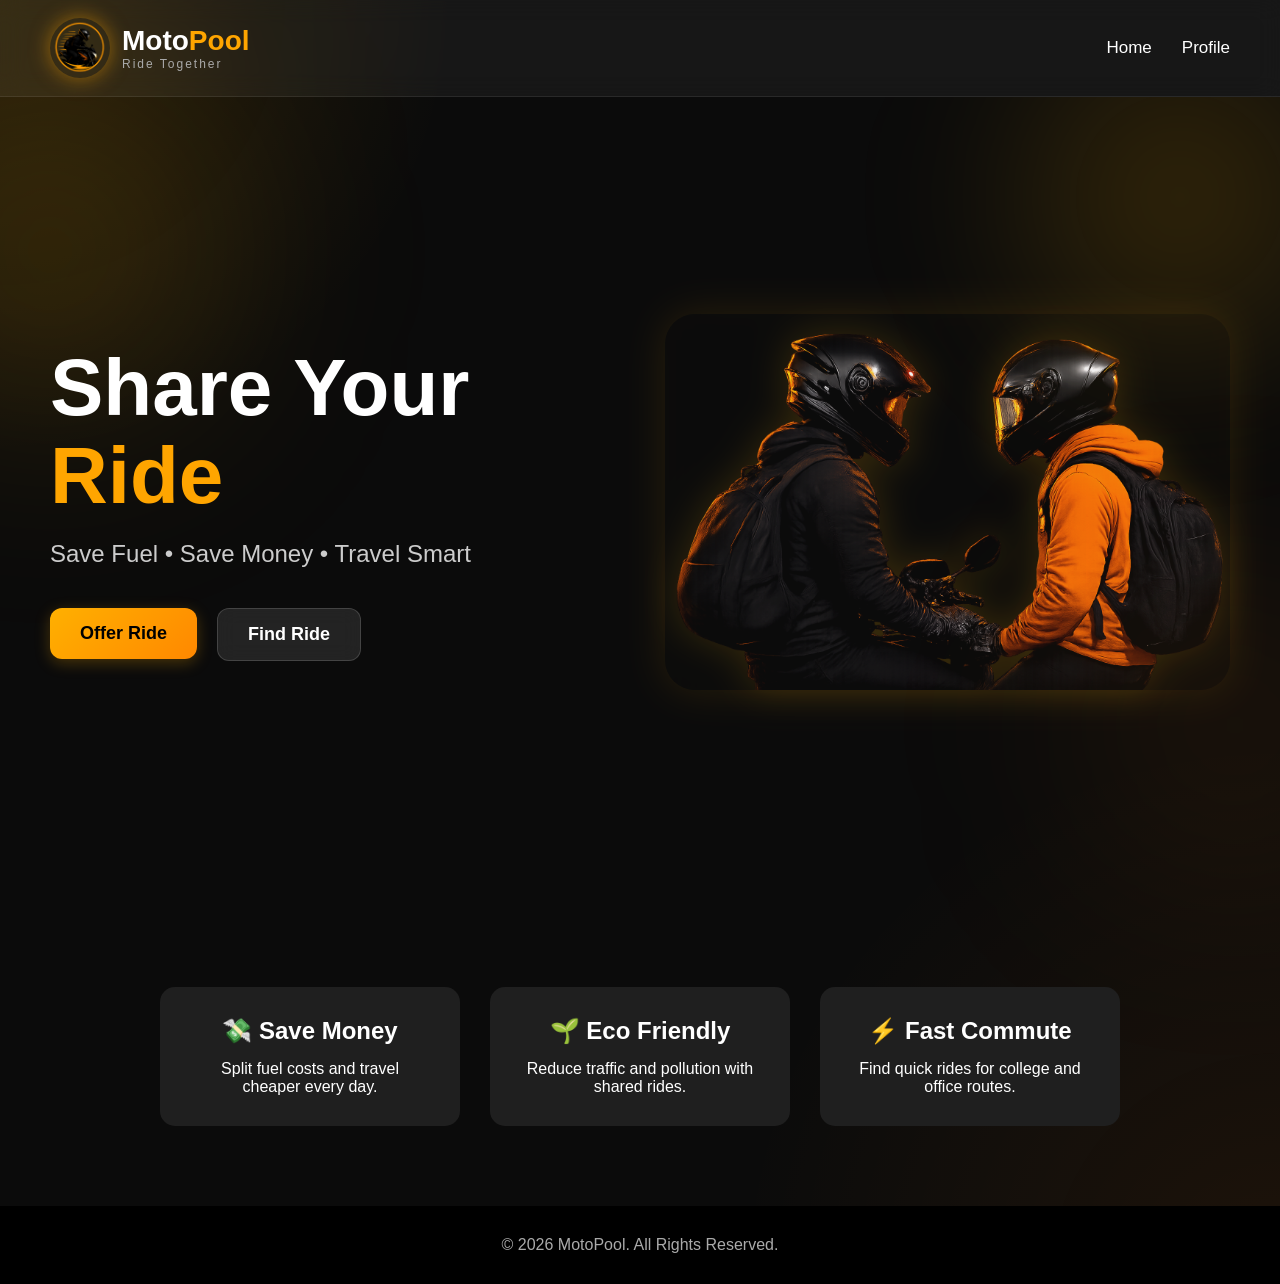
<file: index.html>
<!DOCTYPE html>
<html lang="en">

<head>
  <meta charset="UTF-8" />
  <meta name="viewport" content="width=device-width, initial-scale=1.0" />

  <title>MotoPool</title>

  <link rel="stylesheet" href="style.css" />
</head>

<body>

  <div class="blur blur1"></div>

  <div class="blur blur2"></div>

  <!-- Navbar -->
  <nav class="navbar">

    <div class="logo">
       <span class="bike-icon">

  <img src="images/logo.png" alt="MotoPool Logo">

</span>

  <div class="logo-text">

    <h2>

  <span class="white-text">Moto</span><span class="yellow-text">Pool</span>

</h2>

    <p>Ride Together</p>

  </div>
    </div>



  <ul class="nav-links">

    <li>

      <a href="index.html">Home</a>

    </li>

    <li>

      <a href="profile.html">Profile</a>

    </li>

  </ul>

  </nav>


  <!-- Hero Section -->
<section class="hero">

  <div class="hero-left">

<h1 class="hero-title">

  Share Your <span>Ride</span>

</h1>

    <p>

      Save Fuel • Save Money • Travel Smart

    </p>

    <div class="buttons">

    <a href="offer.html">

  <button class="offer-btn">

    Offer Ride

  </button>

</a>

<a href="find.html">

  <button class="find-btn">

    Find Ride

  </button>

</a>

    </div>

  </div>

  <div class="hero-right">

    <img src="images/hero.png" alt="MotoPool Riders">

  </div>

</section>


  <!-- Features Section -->
  <section class="features">

    <div class="card hidden">
      <h2>💸 Save Money</h2>
      <p>Split fuel costs and travel cheaper every day.</p>
    </div>

    <div class="card hidden">
      <h2>🌱 Eco Friendly</h2>
      <p>Reduce traffic and pollution with shared rides.</p>
    </div>

    <div class="card hidden">
      <h2>⚡ Fast Commute</h2>
      <p>Find quick rides for college and office routes.</p>
    </div>

  </section>


  <!-- Footer -->
  <footer>

    <p>© 2026 MotoPool. All Rights Reserved.</p>

  </footer>


  <script src="script.js"></script>

</body>

</html>
</file>
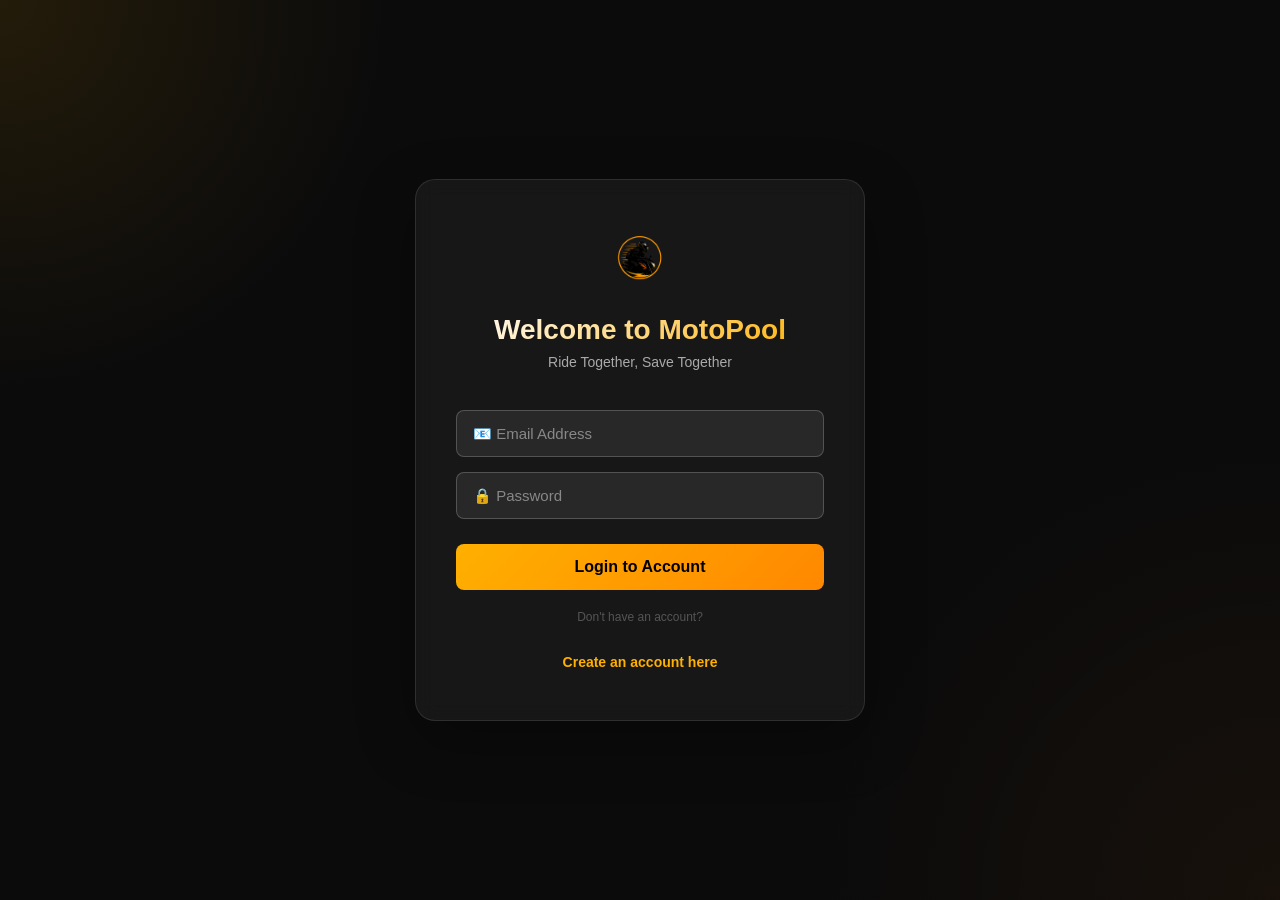
<file: find.html>
<!DOCTYPE html>

<html lang="en">

<head>

  <meta charset="UTF-8">

  <meta name="viewport" content="width=device-width, initial-scale=1.0">

  <title>Find Ride | MotoPool</title>

  <link rel="stylesheet" href="style.css">

</head>

<body>

  <!-- Navbar -->

  <nav class="navbar">

    <div class="logo">

      <div class="bike-icon">

        <img src="images/logo.png" alt="logo">

      </div>

      <div class="logo-text">

        <h2>

          <span class="white-text">Moto</span><span class="yellow-text">Pool</span>

        </h2>

        <p>Ride Together</p>

      </div>

    </div>



  <ul class="nav-links">

    <li>

      <a href="index.html">Home</a>

    </li>

    <li>

      <a href="profile.html">Profile</a>

    </li>

  </ul>

  </nav>

  <!-- Find Ride Section -->

  <section class="find-section">

    <h1>Available Rides</h1>

    <form class="ride-search-form" id="rideSearchForm">

      <div class="search-field">
        <label for="searchPickup">Pickup</label>
        <div style="display: flex; gap: 8px; align-items: center;">
          <input type="text" id="searchPickup" placeholder="Search pickup city" style="flex: 1;">
          <button type="button" id="locateMeFind" onclick="fetchMyLocation('searchPickup', 'locateMeFind')" style="
            background: #ffb000;
            color: black;
            border: none;
            padding: 10px 12px;
            border-radius: 8px;
            font-size: 18px;
            cursor: pointer;
            white-space: nowrap;
            font-weight: bold;
            flex-shrink: 0;
          ">📍</button>
        </div>
      </div>

      <div class="search-field">
        <label for="searchDrop">Drop</label>
        <input type="text" id="searchDrop" placeholder="Search drop city">
      </div>

      <button type="submit" class="search-btn">Search</button>
      <button type="button" class="secondary-btn" id="clearSearchBtn">Clear</button>

    </form>

    <div class="ride-cards" id="rideCards">

    </div>

  </section>

<script>

if(!localStorage.getItem("user")){

  window.location.href = "login.html";

}

</script>
  
  <script src="script.js"></script>

<script>
function setupAutocomplete(inputId) {
  const input = document.getElementById(inputId);
  let dropdown = null;

  input.addEventListener("input", async function () {
    const query = input.value.trim();
    if (query.length < 3) {
      if (dropdown) dropdown.remove();
      return;
    }

    const res = await fetch(
      `https://api.locationiq.com/v1/autocomplete?key=pk.9f902df33860fcb5c76439efaf0a6b9f&q=${encodeURIComponent(query)}&countrycodes=in&limit=5`
    );
    const results = await res.json();

    if (dropdown) dropdown.remove();
    dropdown = document.createElement("ul");
    dropdown.style.cssText = `
      position: absolute; background: #1a1a1a; border: 1px solid #ffb000;
      border-radius: 8px; list-style: none; padding: 0; margin: 0;
      z-index: 1000; width: ${input.offsetWidth}px; max-height: 200px; overflow-y: auto;
    `;

    results.forEach(place => {
      const li = document.createElement("li");
      li.textContent = place.display_name;
      li.style.cssText = "padding: 10px 14px; color: white; cursor: pointer; font-size: 13px; border-bottom: 1px solid #333;";
      li.addEventListener("mouseenter", () => li.style.background = "#333");
      li.addEventListener("mouseleave", () => li.style.background = "transparent");
      li.addEventListener("click", () => {
        input.value = place.display_name;
        dropdown.remove();
        dropdown = null;
      });
      dropdown.appendChild(li);
    });

    input.parentElement.style.position = "relative";
    input.parentElement.appendChild(dropdown);
  });

  document.addEventListener("click", (e) => {
    if (dropdown && !input.contains(e.target)) {
      dropdown.remove();
      dropdown = null;
    }
  });
}

setupAutocomplete("searchPickup");
setupAutocomplete("searchDrop");
</script>

<script>
async function fetchMyLocation(inputId, btnId) {
  const btn = document.getElementById(btnId);
  const input = document.getElementById(inputId);

  if (!navigator.geolocation) {
    alert("Your browser doesn't support location access.");
    return;
  }

  btn.textContent = "⏳";
  btn.disabled = true;

  navigator.geolocation.getCurrentPosition(
    async (position) => {
      const lat = position.coords.latitude;
      const lon = position.coords.longitude;

      try {
        const res = await fetch(
          `https://api.locationiq.com/v1/reverse?key=pk.9f902df33860fcb5c76439efaf0a6b9f&lat=${lat}&lon=${lon}&format=json`
        );
        const data = await res.json();

        // Build a clean address from the response
        const addr = data.address;
        const parts = [
          addr.neighbourhood || addr.suburb,
          addr.city_district || addr.county,
          addr.city || addr.town || addr.village,
          addr.state
        ].filter(Boolean);

        input.value = parts.join(", ");
        btn.textContent = "✅";
        setTimeout(() => {
          btn.textContent = "📍";
          btn.disabled = false;
        }, 2000);

      } catch (err) {
        alert("Could not get address. Try typing manually.");
        btn.textContent = "📍";
        btn.disabled = false;
      }
    },
    (error) => {
      if (error.code === error.PERMISSION_DENIED) {
        alert("⚠️ Location permission denied. Please allow location access in your browser settings.");
      } else {
        alert("Could not get your location. Try typing manually.");
      }
      btn.textContent = "📍";
      btn.disabled = false;
    },
    { timeout: 10000 }
  );
}
</script>

</body>

</html>
</file>
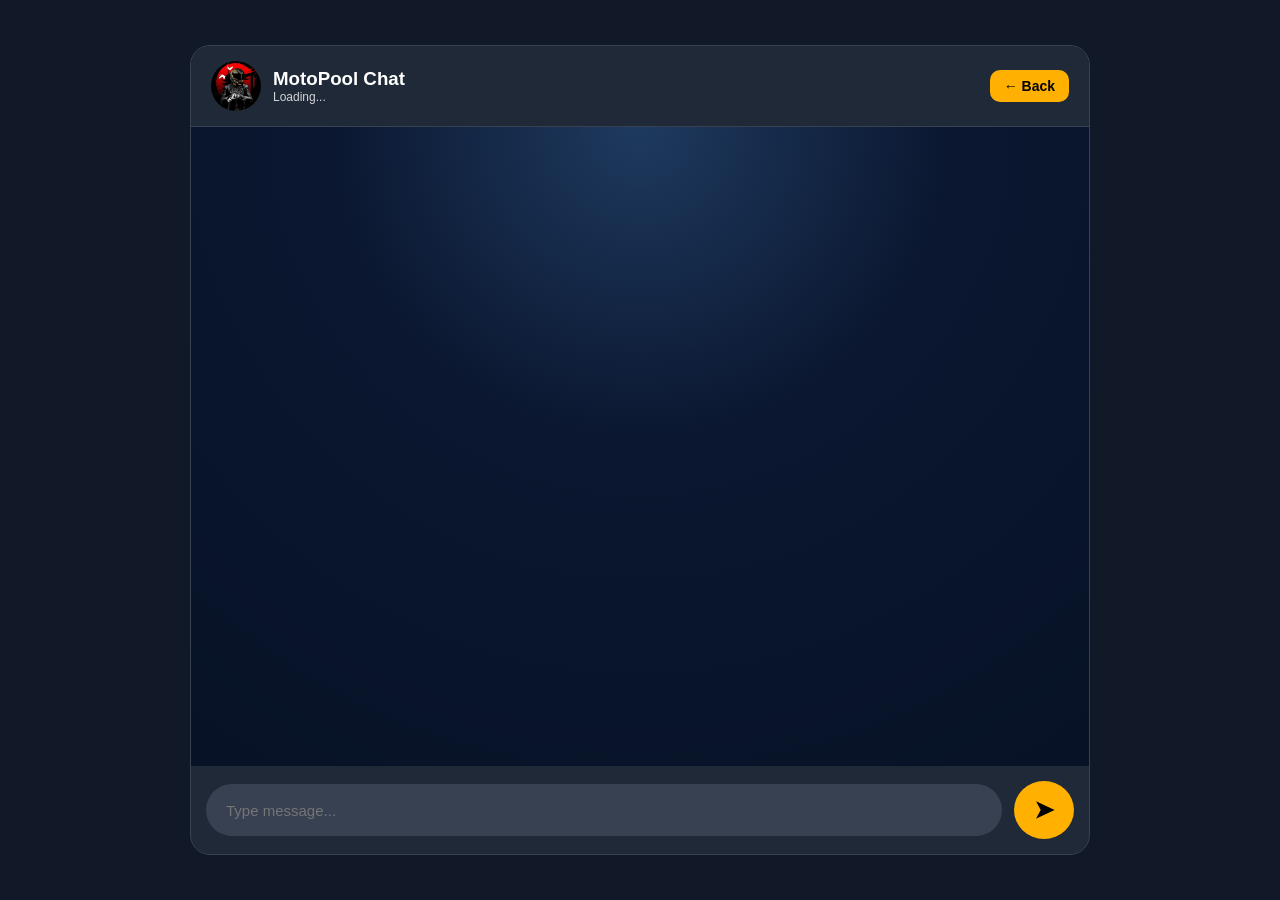
<file: inbox.html>
<!DOCTYPE html>
<html lang="en">

<head>

    <meta charset="UTF-8">

    <meta
        name="viewport"
        content="width=device-width, initial-scale=1.0"
    >

    <title>MotoPool Inbox</title>

    <link rel="stylesheet" href="style.css">

    <style>

        *{
            margin:0;
            padding:0;
            box-sizing:border-box;
            font-family:Arial,sans-serif;
        }

        body{

            background:#111827;

            height:100vh;

            display:flex;

            justify-content:center;

            align-items:center;
        }

        .chat-container{

            width:95%;

            max-width:900px;

            height:90vh;

            background:#1f2937;

            border-radius:20px;

            overflow:hidden;

            display:flex;

            flex-direction:column;

            border:1px solid #374151;
        }


#messagesArea{

    flex:1;

    overflow-y:auto;

    padding:25px;

    display:flex;

    flex-direction:column;

    gap:10px;

    background:
    radial-gradient(circle at top,#1e3a5f 0%,#0b1730 40%,#071226 100%);
}

.message{

    max-width:68%;

    padding:12px 16px;

    border-radius:18px;

    background:#374151;

    color:white;

    align-self:flex-start;

    position:relative;

    animation:fadeIn .25s ease;
}

.message.own{

    background:#ffb000;

    color:#111;

    align-self:flex-end;
}

@keyframes fadeIn{

from{

opacity:0;

transform:translateY(8px);

}

to{

opacity:1;

transform:translateY(0);

}

}

.chat-input-area{
    display:flex;
    align-items:center;
    gap:12px;
    padding:15px;
}



.avatar{

    width:50px;

    height:50px;

    border-radius:50%;

    overflow:hidden;

    background:#374151;

    display:flex;

    align-items:center;

    justify-content:center;

}

.avatar img{

    width:100%;

    height:100%;

    object-fit:cover;

}

.message-time{

    margin-top:6px;

    font-size:11px;

    opacity:.7;

    text-align:right;

}

.message.own .message-time{

    color:#333;

}

.message:not(.own) .message-time{

    color:#cbd5e1;

}

.empty-chat{

margin:auto;

text-align:center;

color:#94a3b8;

}

.empty-chat h2{

margin-top:15px;

color:white;

}

.empty-chat p{

margin-top:8px;

}

#messageInput{

    flex:1;

    height:52px;

    padding:0 20px;

    border:none;

    border-radius:30px;

    background:#374151;

    color:white;

    font-size:15px;

}

#sendBtn{

    width:58px;
    height:58px;

    flex-shrink:0;

    border-radius:50%;

    border:none;

    background:#ffb000;

    cursor:pointer;

    display:flex;

    justify-content:center;

    align-items:center;

    font-size:24px;
}

#sendBtn:hover{

transform:scale(1.08);

box-shadow:0 0 20px rgba(255,176,0,.4);

}

#rideCard{

    margin:12px;

    padding:12px 18px;

    background:#1f2937;

    border:1px solid #374151;

    border-radius:15px;

    color:white;

    display:none;
}

#rideCard h4{

    color:#ffb000;

    margin-bottom:10px;
}

.ride-info{

    display:grid;

    grid-template-columns:1fr 1fr;

    gap:8px;

    font-size:14px;
}


    </style>

</head>

<body>

<div class="chat-container">

    <div class="chat-header">

        <div class="header-left">

            <div class="avatar">
                <img
                    id="chatAvatar"
                    src="images/profile.png"
                    alt="Profile">
            </div>

            <div>

                <h3 id="chatName">MotoPool Chat</h3>

                <p id="chatRole">Loading...</p>

            </div>

        </div>

        <button
            class="back-btn"
            onclick="history.back()">
            ← Back
        </button>

    </div>

    <!-- Header ke niche -->
    <div id="rideCard"></div>

    <!-- Sirf EK messagesArea -->
    <div id="messagesArea"></div>

    <div class="chat-input-area">

        <input
            type="text"
            id="messageInput"
            placeholder="Type message...">

        <button id="sendBtn">
            ➤
        </button>

    </div>

</div>

<script src="https://motopool-backend.onrender.com/socket.io/socket.io.js"></script>
<script src="chat.js"></script>

</body>

</html>
</file>
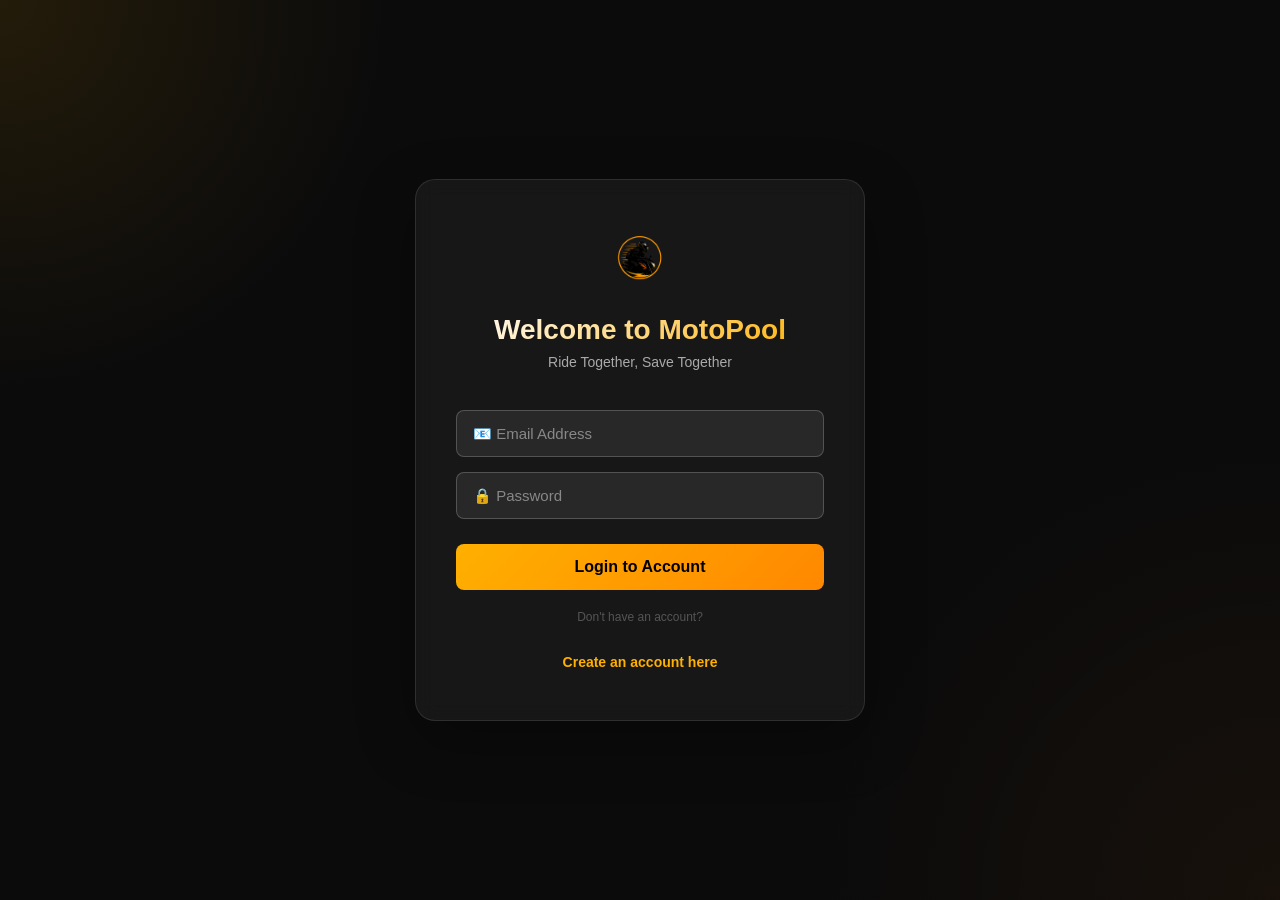
<file: login.html>
<!DOCTYPE html>
<html>
<head>
  <title>Login | MotoPool</title>
  <link rel="stylesheet" href="style.css">
  <style>
    .login-wrapper {
      min-height: 100vh;
      display: flex;
      align-items: center;
      justify-content: center;
      padding: 20px;
      background: radial-gradient(circle at top left, rgba(255,176,0,0.1), transparent 25%),
                  radial-gradient(circle at bottom right, rgba(255,120,0,0.05), transparent 30%),
                  #0b0b0b;
    }

    .login-container {
      background: rgba(255, 255, 255, 0.05);
      border: 1px solid rgba(255, 255, 255, 0.1);
      border-radius: 20px;
      padding: 50px 40px;
      max-width: 450px;
      width: 100%;
      backdrop-filter: blur(10px);
      box-shadow: 0 20px 60px rgba(0, 0, 0, 0.3);
    }

    .login-header {
      text-align: center;
      margin-bottom: 40px;
    }

    .login-logo {
      font-size: 60px;
      margin-bottom: 15px;
    }

    .login-header h1 {
      color: white;
      font-size: 28px;
      margin-bottom: 8px;
      background: linear-gradient(135deg, white, #ffb000);
      -webkit-background-clip: text;
      -webkit-text-fill-color: transparent;
      background-clip: text;
    }

    .login-header p {
      color: #aaa;
      font-size: 14px;
    }

    .login-form {
      display: flex;
      flex-direction: column;
      gap: 15px;
    }

    .login-form input {
      background: rgba(255, 255, 255, 0.08);
      border: 1px solid rgba(255, 255, 255, 0.2);
      color: white;
      padding: 14px 16px;
      border-radius: 8px;
      font-size: 15px;
      font-family: Arial, sans-serif;
      transition: 0.3s;
    }

    .login-form input::placeholder {
      color: #888;
    }

    .login-form input:focus {
      outline: none;
      border-color: #ffb000;
      background: rgba(255, 255, 255, 0.12);
      box-shadow: 0 0 10px rgba(255, 176, 0, 0.2);
    }

    .login-btn {
      background: linear-gradient(135deg, #ffb000, #ff8800);
      color: black;
      padding: 14px;
      border: none;
      border-radius: 8px;
      font-size: 16px;
      font-weight: bold;
      cursor: pointer;
      margin-top: 10px;
      transition: 0.3s;
    }

    .login-btn:hover {
      transform: translateY(-2px);
      box-shadow: 0 8px 20px rgba(255, 176, 0, 0.3);
    }

    .login-footer {
      text-align: center;
      margin-top: 30px;
      color: #aaa;
      font-size: 14px;
    }

    .login-footer a {
      color: #ffb000;
      text-decoration: none;
      font-weight: bold;
    }

    .login-footer a:hover {
      text-decoration: underline;
    }

    .login-divider {
      text-align: center;
      margin: 20px 0;
      color: #555;
      font-size: 12px;
    }
  </style>
</head>
<body>

  <div class="login-wrapper">
    <div class="login-container">

      <div class="login-header">
        <div class="login-logo" style="font-size: 60px; margin-bottom: 15px; text-align: center;">
          <img src="images/logo.png" alt="MotoPool Logo" style="width: 80px; height: auto;">
        </div>
        <h1>Welcome to <span style="color: #ffb000;">Moto</span><span style="color: white;">Pool</span></h1>
        <p>Ride Together, Save Together</p>
      </div>

      <form id="loginForm" class="login-form">

        <input
          type="email"
          id="email"
          placeholder="📧 Email Address"
          required
        >

        <input
          type="password"
          id="password"
          placeholder="🔒 Password"
          required
        >

        <button type="submit" class="login-btn">
          Login to Account
        </button>

      </form>

      <div class="login-divider">
        Don't have an account?
      </div>

      <div class="login-footer">
        <a href="signup.html">Create an account here</a>
      </div>

    </div>
  </div>

  <script>

    document
      .getElementById("loginForm")
      .addEventListener("submit", async (e) => {

        e.preventDefault();

        const loginData = {
          email: document.getElementById("email").value,
          password: document.getElementById("password").value
        };

        try {
          const response = await fetch(
            "https://motopool-backend.onrender.com/login",
            {
              method: "POST",
              headers: {
                "Content-Type": "application/json"
              },
              body: JSON.stringify(loginData)
            }
          );

          const data = await response.json();

          if (response.ok) {
            localStorage.setItem("token", data.token);
            localStorage.setItem("user", JSON.stringify(data.user));
            window.location.href = "profile.html";
          } else {
            alert("Error: " + data.message);
          }
        } catch (error) {
          alert("Error: " + error.message);
        }

      });

  </script>

</body>
</html>

</body>
</html>
</file>
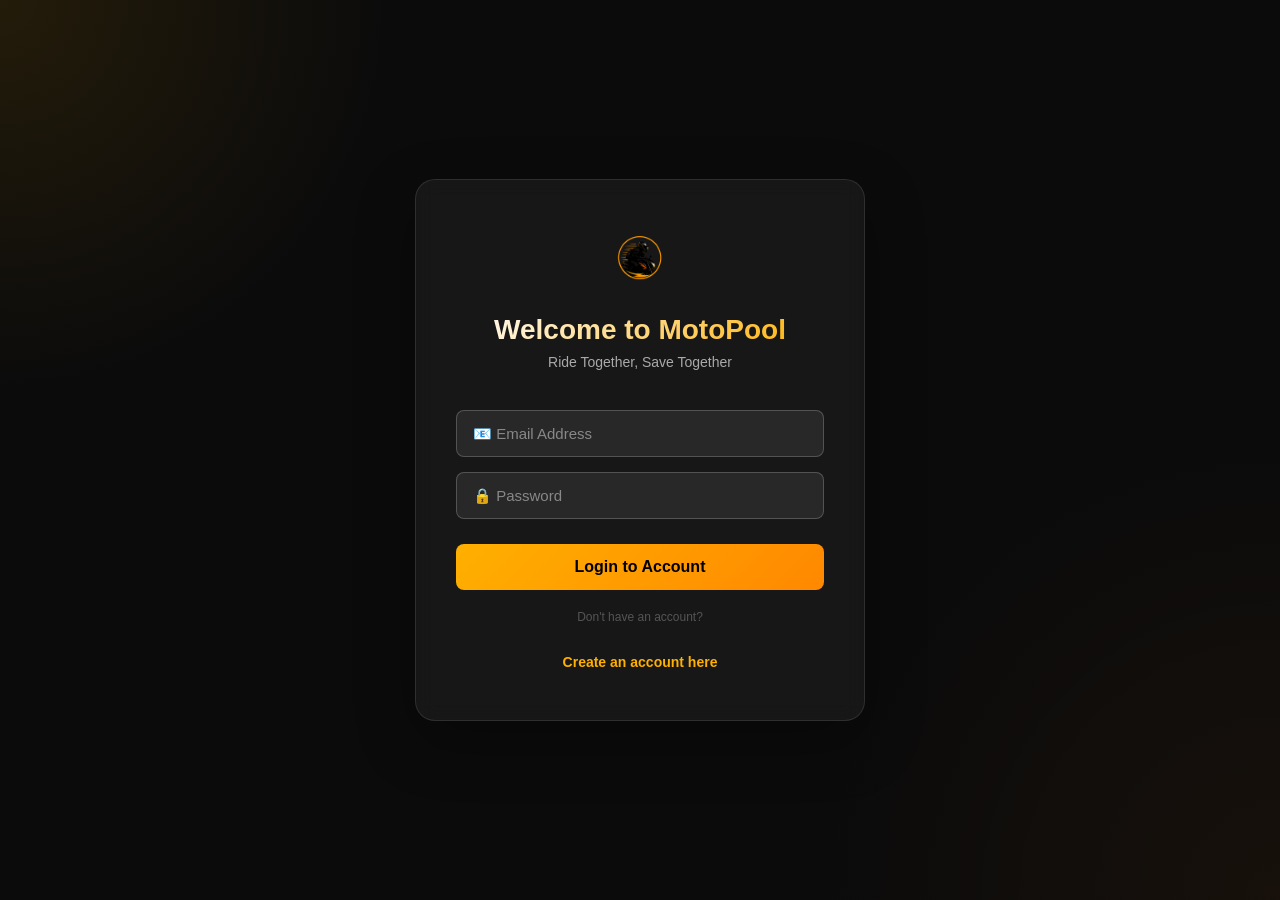
<file: offer.html>
<!DOCTYPE html>

<html lang="en">

<head>

  <meta charset="UTF-8">

  <meta name="viewport" content="width=device-width, initial-scale=1.0">

  <title>Offer Ride | MotoPool</title>

  <link rel="stylesheet" href="style.css">

</head>

<body>

  <!-- Navbar -->

  <nav class="navbar">

    <div class="logo">

      <div class="bike-icon">

        <img src="images/logo.png" alt="logo">

      </div>

      <div class="logo-text">

        <h2>

          <span class="white-text">Moto</span><span class="yellow-text">Pool</span>

        </h2>

        <p>Ride Together</p>

      </div>

    </div>



  <ul class="nav-links">

    <li>

      <a href="index.html">Home</a>

    </li>

    <li>

      <a href="profile.html">Profile</a>

    </li>

  </ul>

  </nav>

  <!-- Offer Ride Section -->

<section class="offer-section">
  <div class="offer-container">
    <h1>Post a Ride</h1>
    <p>Set your route, schedule, and fare to start sharing your commute.</p>

    <form class="ride-form" onsubmit="offerRide(event)">
      
      <div class="form-group">
        <label>Pickup Location</label>
        <div style="display: flex; gap: 8px; align-items: center;">
          <input type="text" id="pickup" placeholder="e.g., Connaught Place" required style="flex: 1;">
          <button type="button" id="locateMeOffer" onclick="fetchMyLocation('pickup', 'locateMeOffer')" style="
            background: #ffb000;
            color: black;
            border: none;
            padding: 10px 12px;
            border-radius: 8px;
            font-size: 18px;
            cursor: pointer;
            white-space: nowrap;
            font-weight: bold;
            flex-shrink: 0;
          ">📍</button>
        </div>
      </div>
      
      <div class="form-group">
        <label>Drop-off Location</label>
        <input type="text" id="drop" placeholder="e.g., Cyber City" required>
      </div>

      <div class="input-group">
        <div class="form-group">
          <label>Date</label>
          <input type="date" id="date" required>
        </div>
        <div class="form-group">
          <label>Time</label>
          <input type="time" id="time" required>
        </div>
      </div>

      <div class="form-group fare-group">
        <div class="fare-header">
          <label>Seat Price</label>
          <span class="fare-display">₹<span id="fareValue">20</span></span>
        </div>
        <input type="range" id="fareSlider" class="premium-slider" min="20" max="200" step="10" value="20">
      </div>

      <button type="submit" class="offer-submit-btn">Publish Ride</button>
      <a href="index.html" class="find-btn btn-large" style="display: block; text-align: center; margin-top: 10px; padding: 12px; text-decoration: none;">Back to Home</a>
    </form>
  </div>
</section>

<script>

if(!localStorage.getItem("user")){

  window.location.href = "login.html";

}

</script>

  <script src="script.js"></script>

  <script>
// Set minimum date to today
const dateInput = document.getElementById("date");
const today = new Date().toISOString().split("T")[0];
dateInput.setAttribute("min", today);
</script>

<script>
function setupAutocomplete(inputId) {
  const input = document.getElementById(inputId);
  let dropdown = null;

  input.addEventListener("input", async function () {
    const query = input.value.trim();
    if (query.length < 3) {
      if (dropdown) dropdown.remove();
      return;
    }

    const res = await fetch(
      `https://api.locationiq.com/v1/autocomplete?key=pk.9f902df33860fcb5c76439efaf0a6b9f&q=${encodeURIComponent(query)}&countrycodes=in&limit=5`
    );
    const results = await res.json();

    if (dropdown) dropdown.remove();
    dropdown = document.createElement("ul");
    dropdown.style.cssText = `
      position: absolute; background: #1a1a1a; border: 1px solid #ffb000;
      border-radius: 8px; list-style: none; padding: 0; margin: 0;
      z-index: 1000; width: ${input.offsetWidth}px; max-height: 200px; overflow-y: auto;
    `;

    results.forEach(place => {
      const li = document.createElement("li");
      li.textContent = place.display_name;
      li.style.cssText = "padding: 10px 14px; color: white; cursor: pointer; font-size: 13px; border-bottom: 1px solid #333;";
      li.addEventListener("mouseenter", () => li.style.background = "#333");
      li.addEventListener("mouseleave", () => li.style.background = "transparent");
      li.addEventListener("click", () => {
        input.value = place.display_name;
        dropdown.remove();
        dropdown = null;
      });
      dropdown.appendChild(li);
    });

    input.parentElement.style.position = "relative";
    input.parentElement.appendChild(dropdown);
  });

  document.addEventListener("click", (e) => {
    if (dropdown && !input.contains(e.target)) {
      dropdown.remove();
      dropdown = null;
    }
  });
}

setupAutocomplete("pickup");
setupAutocomplete("drop");
</script>

<script>
async function fetchMyLocation(inputId, btnId) {
  const btn = document.getElementById(btnId);
  const input = document.getElementById(inputId);

  if (!navigator.geolocation) {
    alert("Your browser doesn't support location access.");
    return;
  }

  btn.textContent = "⏳";
  btn.disabled = true;

  navigator.geolocation.getCurrentPosition(
    async (position) => {
      const lat = position.coords.latitude;
      const lon = position.coords.longitude;

      try {
        const res = await fetch(
          `https://api.locationiq.com/v1/reverse?key=pk.9f902df33860fcb5c76439efaf0a6b9f&lat=${lat}&lon=${lon}&format=json`
        );
        const data = await res.json();

        // Build a clean address from the response
        const addr = data.address;
        const parts = [
          addr.neighbourhood || addr.suburb,
          addr.city_district || addr.county,
          addr.city || addr.town || addr.village,
          addr.state
        ].filter(Boolean);

        input.value = parts.join(", ");
        btn.textContent = "✅";
        setTimeout(() => {
          btn.textContent = "📍";
          btn.disabled = false;
        }, 2000);

      } catch (err) {
        alert("Could not get address. Try typing manually.");
        btn.textContent = "📍";
        btn.disabled = false;
      }
    },
    (error) => {
      if (error.code === error.PERMISSION_DENIED) {
        alert("⚠️ Location permission denied. Please allow location access in your browser settings.");
      } else {
        alert("Could not get your location. Try typing manually.");
      }
      btn.textContent = "📍";
      btn.disabled = false;
    },
    { timeout: 10000 }
  );
}
</script>

</body>

</html>
</file>
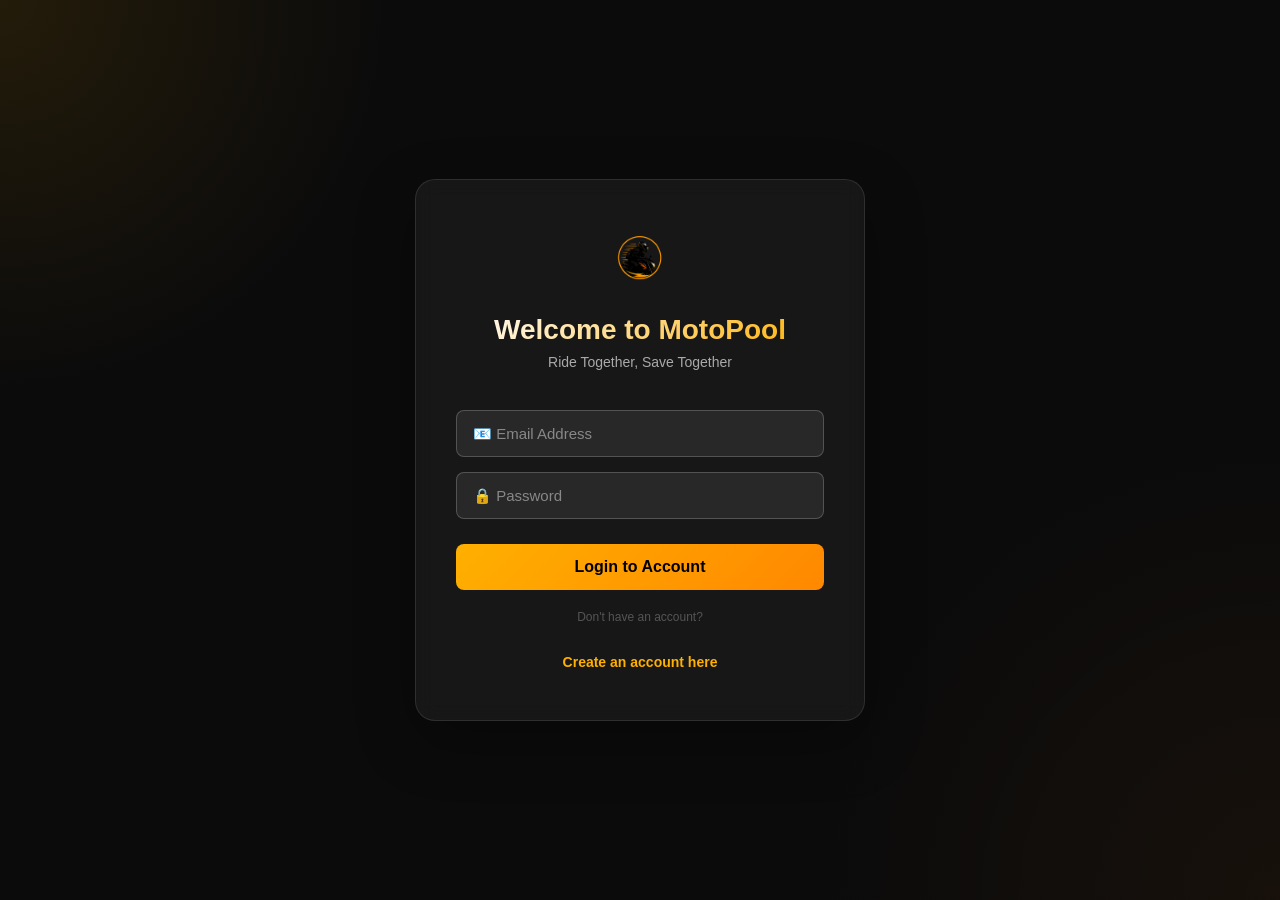
<file: profile.html>
<!DOCTYPE html>
<html lang="en">
<head>
  <meta charset="UTF-8">
  <meta name="viewport" content="width=device-width, initial-scale=1.0">
  <title>My Dashboard | MotoPool</title>
  <link rel="stylesheet" href="style.css">
</head>
<body>

  <div class="blur blur1"></div>
  <div class="blur blur2"></div>

<nav class="navbar">

  <div class="logo">

    <div class="bike-icon">

      <img src="images/logo.png" alt="logo">

    </div>

    <div class="logo-text">

      <h2>

        <span class="white-text">Moto</span>

        <span class="yellow-text">Pool</span>

      </h2>

      <p>Ride Together</p>

    </div>

  </div>

  <ul class="nav-links">

    <li>

      <a href="index.html">Home</a>

    </li>

    <li>

      <a href="">Profile</a>

    </li>

  </ul>

</nav>

  <section class="dashboard-section">
    <div class="dashboard-container">
      
      <div class="profile-header">
        <div class="profile-avatar">
          <img id="profilePhoto" src="images/profile.png" alt="Profile">
        </div>
        <div class="profile-info">
          <h1 id="userName"></h1>
          <p class="profile-status" id="userEmail"></p>
          <div class="profile-stats">
            <div class="stat-box">
             <h3 id="rideCount">0</h3> 
              <p>Rides Given</p>
            </div>
            <div class="stat-box">
              <h3 id="totalEarned">₹0</h3>
              <p>Earned</p>
            </div>
          </div>
        </div>
      </div>

      <div class="dashboard-content">
        <div class="section-title">
          <h2>My Active Rides</h2>
          <div class="button-group">
            <button class="icon-btn primary-btn" onclick="window.location.href='offer.html'">📤 Post Ride</button>
            <button class="icon-btn secondary-btn" onclick="window.location.href='find.html'">🔍 Join Ride</button>
          </div>
        </div>

        <div class="filter-tabs">
          <button class="filter-btn active" onclick="filterRides('all')" id="filterAll">All Rides</button>
          <button class="filter-btn" onclick="filterRides('posted')" id="filterPosted">Posted</button>
          <button class="filter-btn" onclick="filterRides('joined')" id="filterJoined">Joined</button>
        </div>

        <div class="dashboard-ride-list" id="rideList">
        </div>

     
        </div>
      </div>

    </div>
  </section>

<script>

if(!localStorage.getItem("user")){

  window.location.href = "login.html";

}

</script>

  <script src="script.js"></script>

<script>

const currentUser = JSON.parse(localStorage.getItem("user"));

if(currentUser){
  document.getElementById("userName").textContent = currentUser.name;
  document.getElementById("userEmail").textContent = currentUser.email;

  // Show the user's own profile photo
  if(currentUser.profilePhoto) {
    document.getElementById("profilePhoto").src = currentUser.profilePhoto;
  }
}

</script>


<button id="logoutBtn" class="danger-btn">
  Logout
</button>
</body>
</html>
</file>
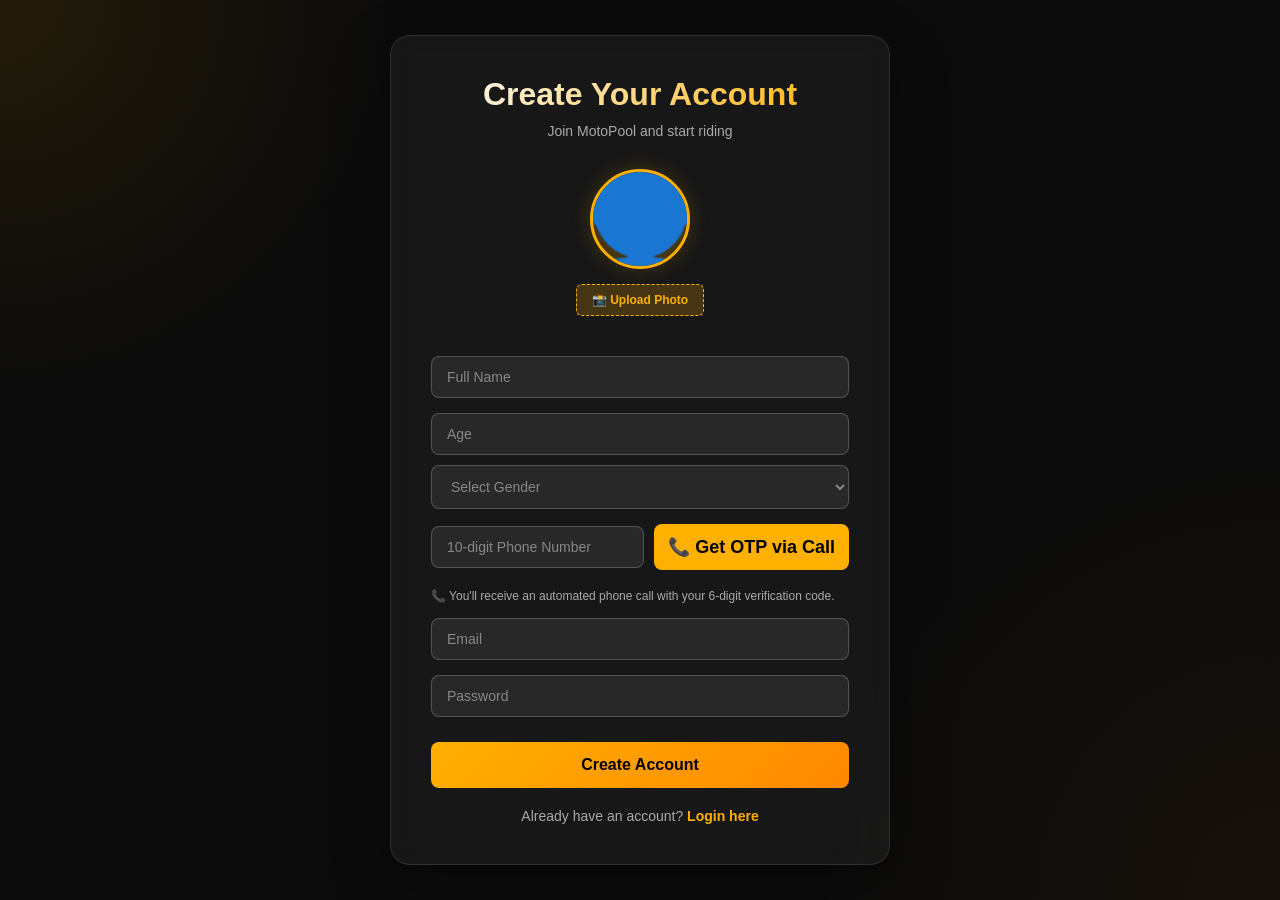
<file: signup.html>
<!DOCTYPE html>
<html>
<head>
  <title>Signup | MotoPool</title>
  <link rel="stylesheet" href="style.css">
  <style>
    .signup-wrapper {
      min-height: 100vh;
      display: flex;
      align-items: center;
      justify-content: center;
      padding: 20px;
      background: radial-gradient(circle at top left, rgba(255,176,0,0.1), transparent 25%),
                  radial-gradient(circle at bottom right, rgba(255,120,0,0.05), transparent 30%),
                  #0b0b0b;
    }

    .signup-container {
      background: rgba(255, 255, 255, 0.05);
      border: 1px solid rgba(255, 255, 255, 0.1);
      border-radius: 20px;
      padding: 40px;
      max-width: 500px;
      width: 100%;
      backdrop-filter: blur(10px);
      box-shadow: 0 20px 60px rgba(0, 0, 0, 0.3);
    }

    .signup-header {
      text-align: center;
      margin-bottom: 30px;
    }

    .signup-header h1 {
      color: white;
      font-size: 32px;
      margin-bottom: 10px;
      background: linear-gradient(135deg, white, #ffb000);
      -webkit-background-clip: text;
      -webkit-text-fill-color: transparent;
      background-clip: text;
    }

    .signup-header p {
      color: #aaa;
      font-size: 14px;
    }

    .profile-photo-upload {
      text-align: center;
      margin-bottom: 25px;
    }

    .photo-preview {
      width: 100px;
      height: 100px;
      border-radius: 50%;
      margin: 0 auto 15px;
      border: 3px solid #ffb000;
      overflow: hidden;
      background: rgba(255, 255, 255, 0.1);
      display: flex;
      align-items: center;
      justify-content: center;
      object-fit: cover;
      box-shadow: 0 0 20px rgba(255, 176, 0, 0.2);
    }

    .photo-preview.empty {
      background: rgba(255, 176, 0, 0.2);
      color: #ffb000;
      font-size: 40px;
    }

    .signup-form {
      display: flex;
      flex-direction: column;
      gap: 15px;
    }

    .form-group {
      display: flex;
      gap: 10px;
    }

    .form-group input {
      flex: 1;
    }

    .signup-form input,
    .signup-form select {
      background: rgba(255, 255, 255, 0.08);
      border: 1px solid rgba(255, 255, 255, 0.2);
      color: white;
      padding: 12px 15px;
      border-radius: 8px;
      font-size: 14px;
      font-family: Arial, sans-serif;
      transition: 0.3s;
    }

    .signup-form input::placeholder,
    .signup-form select {
      color: #888;
    }

    .signup-form input:focus,
    .signup-form select:focus {
      outline: none;
      border-color: #ffb000;
      background: rgba(255, 255, 255, 0.12);
      box-shadow: 0 0 10px rgba(255, 176, 0, 0.2);
    }

    .signup-form select {
      cursor: pointer;
    }

    .signup-form select option {
      background: #1a1a1a;
      color: white;
    }

    .photo-upload-label {
      display: inline-block;
      background: rgba(255, 176, 0, 0.2);
      border: 1px dashed #ffb000;
      color: #ffb000;
      padding: 8px 15px;
      border-radius: 6px;
      cursor: pointer;
      font-size: 12px;
      font-weight: bold;
      transition: 0.3s;
    }

    .photo-upload-label:hover {
      background: rgba(255, 176, 0, 0.3);
    }

    #photoInput {
      display: none;
    }

    .signup-btn {
      background: linear-gradient(135deg, #ffb000, #ff8800);
      color: black;
      padding: 14px;
      border: none;
      border-radius: 8px;
      font-size: 16px;
      font-weight: bold;
      cursor: pointer;
      margin-top: 10px;
      transition: 0.3s;
    }

    .signup-btn:hover {
      transform: translateY(-2px);
      box-shadow: 0 8px 20px rgba(255, 176, 0, 0.3);
    }

    .signup-footer {
      text-align: center;
      margin-top: 20px;
      color: #aaa;
      font-size: 14px;
    }

    .signup-footer a {
      color: #ffb000;
      text-decoration: none;
      font-weight: bold;
    }

    .signup-footer a:hover {
      text-decoration: underline;
    }
  </style>
</head>
<body>

  <div class="signup-wrapper">
    <div class="signup-container">

      <div class="signup-header">
        <h1>Create Your Account</h1>
        <p>Join MotoPool and start riding</p>
      </div>

      <form id="signupForm" class="signup-form">

        <div class="profile-photo-upload">
          <img id="photoPreview" class="photo-preview empty" src="data:image/svg+xml,%3Csvg xmlns='http://www.w3.org/2000/svg' viewBox='0 0 24 24'%3E%3Ctext x='50%' y='50%' text-anchor='middle' dy='.3em' font-size='40' fill='%23ffb000'%3E👤%3C/text%3E%3C/svg%3E" alt="Profile">
          <label for="photoInput" class="photo-upload-label">
            📸 Upload Photo
          </label>
          <input type="file" id="photoInput" accept="image/*">
        </div>

        <input
          type="text"
          id="name"
          placeholder="Full Name"
          required
        >

        <div class="form-group">
          <input
            type="number"
            id="age"
            placeholder="Age"
            min="18"
            max="100"
            required
          >
          <select id="gender" required>
            <option value="">Select Gender</option>
            <option value="Male">Male</option>
            <option value="Female">Female</option>
            <option value="Other">Other</option>
          </select>
        </div>

        <div style="display: flex; gap: 10px; align-items: center;">
          <input
            type="tel"
            id="phone"
            placeholder="10-digit Phone Number"
            pattern="[0-9]{10}"
            maxlength="10"
            required
            style="flex: 1;"
          >
          <button type="button" id="sendOtpBtn" onclick="sendOTP()" style="background: #ffb000; color: black; border: none; padding: 12px 14px; border-radius: 8px; font-weight: bold; cursor: pointer; white-space: nowrap;">
            📞 Get OTP via Call
          </button>
        </div>
        <p style="color: #aaa; font-size: 12px; margin-top: 4px;">
          📞 You'll receive an automated phone call with your 6-digit verification code.
        </p>

        <div id="otpSection" style="display: none;">
          <input
            type="text"
            id="otpInput"
            placeholder="Enter code from the call"
            maxlength="6"
            style="width: 100%;"
          >
          <button type="button" id="verifyOtpBtn" onclick="verifyOTP()" style="background: #00c853; color: black; border: none; padding: 10px 20px; border-radius: 8px; font-weight: bold; cursor: pointer; margin-top: 8px; width: 100%;">
            ✅ Verify OTP
          </button>
          <p id="otpStatus" style="color: #aaa; font-size: 13px; margin-top: 5px;"></p>
        </div>

        <input
          type="email"
          id="email"
          placeholder="Email"
          required
        >

        <input
          type="password"
          id="password"
          placeholder="Password"
          required
        >

        <button type="submit" class="signup-btn">
          Create Account
        </button>

      </form>

      <div class="signup-footer">
        Already have an account? <a href="login.html">Login here</a>
      </div>

    </div>
  </div>

  <script>
    let profilePhotoBase64 = "";

    document.getElementById("photoInput").addEventListener("change", (e) => {
      const file = e.target.files[0];
      if (file) {
        const reader = new FileReader();
        reader.onload = (event) => {
          profilePhotoBase64 = event.target.result;
          document.getElementById("photoPreview").src = profilePhotoBase64;
          document.getElementById("photoPreview").classList.remove("empty");
        };
        reader.readAsDataURL(file);
      }
    });

    document
      .getElementById("signupForm")
      .addEventListener("submit", async (e) => {

        e.preventDefault();

        if (!phoneVerified) {
          alert("⚠️ Please verify your phone number with OTP before creating your account.");
          return;
        }

        const userData = {
          name: document.getElementById("name").value,
          age: document.getElementById("age").value,
          gender: document.getElementById("gender").value,
          phone: document.getElementById("phone").value,
          email: document.getElementById("email").value,
          password: document.getElementById("password").value,
          profilePhoto: profilePhotoBase64
        };

        try {
          const response = await fetch(
            "https://motopool-backend.onrender.com/signup",
            {
              method: "POST",
              headers: {
                "Content-Type": "application/json"
              },
              body: JSON.stringify(userData)
            }
          );

          const data = await response.json();

          if (response.ok) {
            alert("Account created successfully! Redirecting to login...");
            window.location.href = "login.html";
          } else {
            alert("Error: " + data.message);
          }
        } catch (error) {
          alert("Error: " + error.message);
        }

      });

    let phoneVerified = false;

    async function sendOTP() {
      const phone = document.getElementById("phone").value.trim();
      if (phone.length !== 10 || isNaN(phone)) {
        alert("Please enter a valid 10-digit phone number first.");
        return;
      }

      const btn = document.getElementById("sendOtpBtn");
      btn.textContent = "Sending...";
      btn.disabled = true;

      try {
        const res = await fetch("https://motopool-backend.onrender.com/send-otp", {
          method: "POST",
          headers: { "Content-Type": "application/json" },
          body: JSON.stringify({ phone })
        });
        const data = await res.json();

        if (res.ok) {
          document.getElementById("otpSection").style.display = "block";
          document.getElementById("otpStatus").textContent = "📞 Calling you now... Please answer and listen for your 6-digit code.";
          document.getElementById("otpStatus").style.color = "#00c853";
          btn.textContent = "Resend Call";
          btn.disabled = false;
        } else {
          alert(data.message);
          btn.textContent = "📞 Get OTP via Call";
          btn.disabled = false;
        }
      } catch (err) {
        alert("Error sending OTP. Try again.");
        btn.textContent = "Get OTP";
        btn.disabled = false;
      }
    }

    async function verifyOTP() {
      const phone = document.getElementById("phone").value.trim();
      const otp = document.getElementById("otpInput").value.trim();

      try {
        const res = await fetch("https://motopool-backend.onrender.com/verify-otp", {
          method: "POST",
          headers: { "Content-Type": "application/json" },
          body: JSON.stringify({ phone, otp })
        });
        const data = await res.json();

        if (res.ok && data.verified) {
          phoneVerified = true;
          document.getElementById("otpStatus").textContent = "✅ Phone number verified!";
          document.getElementById("otpStatus").style.color = "#00c853";
          document.getElementById("otpInput").disabled = true;

          // Hide the verify button and OTP input once verified
          document.getElementById("verifyOtpBtn").style.display = "none";
          document.getElementById("otpInput").style.display = "none";

          // Also hide/disable the "Get OTP" button
          const sendBtn = document.getElementById("sendOtpBtn");
          sendBtn.textContent = "✅ Verified";
          sendBtn.disabled = true;
          sendBtn.style.background = "#00c853";
          sendBtn.style.cursor = "default";
        } else {
          document.getElementById("otpStatus").textContent = data.message;
          document.getElementById("otpStatus").style.color = "#ff4444";
        }
      } catch (err) {
        alert("Error verifying OTP. Try again.");
      }
    }  

  </script>

</body>
</html>
</file>
<file: style.css>
*{
  margin: 0;
  padding: 0;
  box-sizing: border-box;
}

body{

  font-family: Arial, Helvetica, sans-serif;

  color: white;

  background:

  radial-gradient(

    circle at top left,

    rgba(255,176,0,0.12),

    transparent 25%

  ),

  radial-gradient(

    circle at bottom right,

    rgba(255,120,0,0.08),

    transparent 30%

  ),

  #0b0b0b;

  overflow-x: hidden;

}


/* Navbar */

.navbar{

  display: flex;

  justify-content: space-between;

  align-items: center;

  padding: 18px 50px;

  position: sticky;

  top: 0;

  z-index: 1000;

  background: rgba(255,255,255,0.05);

  backdrop-filter: blur(12px);

  -webkit-backdrop-filter: blur(12px);

  border-bottom: 1px solid rgba(255,255,255,0.08);

}

/* Logo Styling */

.logo{
  display: flex;
  align-items: center;
  gap: 12px;
}

.bike-icon{

  width: 60px;

  height: 60px;

  border-radius: 50%;

  overflow: hidden;

  display: flex;

  justify-content: center;

  align-items: center;

  box-shadow: 0 0 20px rgba(255,165,0,0.5);

  animation: floatLogo 5s ease-in-out infinite;

  transition: 0.3s;

cursor: pointer;

}

.white-text{

  color: white;

}

.yellow-text{

  color: orange;

}

/* Hover Effect */

.bike-icon:hover img{

  transform: scale(1.1);

}

.bike-icon img{

  width: 100%;

  height: 100%;

  object-fit: cover;

  transition: transform 0.3s ease;

}

.logo-text h2{
  font-size: 28px;
  color: white;
}

.logo-text p{
  font-size: 12px;
  color: #aaa;

  letter-spacing: 2px;
}

.nav-links{
  display: flex;
  gap: 30px;
  list-style: none;
}

.nav-links a{

  color: white;

  text-decoration: none;

  font-size: 17px;

  font-weight: 500;

  position: relative;

  transition: 0.3s;

}


.nav-links a::after{

  content: "";

  position: absolute;

  left: 0;

  bottom: -5px;

  width: 0%;

  height: 2px;

  background: orange;

  transition: 0.3s;

}

.nav-links a:hover::after{

  width: 100%;

}

.nav-links a:hover{
  color: orange;
}

/* Hero Section */

.hero{

  min-height: 90vh;

  display: flex;

  justify-content: space-between;

  align-items: center;

  padding: 50px;

  gap: 50px;

  position: relative;

  overflow: hidden;

}

/* Left Side */

.hero-left{

  flex: 1;

}

.hero-left h1{

  font-size: 80px;

  line-height: 1.1;

  margin-bottom: 20px;

}

.hero-left span{

  color: orange;

}

.hero-left p{

  font-size: 24px;

  color: #ccc;

  margin-bottom: 40px;

}

.hero-title{

  opacity: 0;

  transform: translateY(40px);

  animation: heroReveal 1.2s ease forwards;

}


/* Right Side */

.hero-right{

  flex: 1;

  display: flex;

  justify-content: center;

}

.hero-right img{

  width: 100%;

  max-width: 650px;

  border-radius: 30px;

  animation: heroFloat 5s ease-in-out infinite;

  opacity: 0.96;

  mix-blend-mode: screen;

  box-shadow:

  0 0 40px rgba(255,165,0,0.12);

  filter:

  drop-shadow(0 0 18px rgba(255,176,0,0.18));

}

/* Buttons */

.buttons{

  display: flex;

  gap: 20px;

}

button{

  padding: 15px 30px;

  border: none;

  border-radius: 12px;

  font-size: 18px;

  font-weight: bold;

  cursor: pointer;

  transition: all 0.3s ease;

  position: relative;

  overflow: hidden;

}

/* Offer Button */

.offer-btn{

  background: linear-gradient(

    135deg,

    #ffb000,

    #ff8800

  );

  color: black;

  box-shadow:

  0 4px 15px rgba(255,176,0,0.25);

}

/* Find Button */

.find-btn{

  background: rgba(255,255,255,0.1);

  color: white;

  border: 1px solid rgba(255,255,255,0.15);

  backdrop-filter: blur(10px);

}

/* Hover Effect */

button:hover{

  transform: translateY(-4px) scale(1.03);

}

/* Click Effect */

button:active{

  transform: scale(0.96);

}

/* Glow Hover */

.offer-btn:hover{

  box-shadow:

  0 8px 25px rgba(255,176,0,0.4);

}

.find-btn:hover{

  background: rgba(255,255,255,0.18);

}


/* Features */

.features{
  display: flex;
  justify-content: center;
  gap: 30px;

  padding: 80px 40px;

  flex-wrap: wrap;
}

.card{
  background: #1f1f1f;

  padding: 30px;
  border-radius: 15px;

  width: 300px;

  text-align: center;

  transition: 0.3s;
}

.card:hover{
  transform: translateY(-10px);
}

.card h2{
  margin-bottom: 15px;
}


/* Footer */

footer{
  text-align: center;
  padding: 30px;

  background: black;
  color: #aaa;
}

/* Animation */

@keyframes floatLogo {

  0%{

    transform: translateY(0px);

  }

  50%{

    transform: translateY(-3px);

  }

  100%{

    transform: translateY(0px);

  }

}
/* Scroll Animation */

.hidden{

  opacity: 0;

  transform: translateY(40px);

  transition: all 1s ease;

}

.show{

  opacity: 1;

  transform: translateY(0);

}

/* Ripple Effect */

.ripple{

  position: absolute;

  width: 20px;

  height: 20px;

  background: rgba(255,255,255,0.6);

  border-radius: 50%;

  transform: scale(0);

  animation: rippleEffect 0.6s linear;

  pointer-events: none;

}

@keyframes rippleEffect{

  to{

    transform: scale(12);

    opacity: 0;

  }

}

@keyframes heroReveal{

  to{

    opacity: 1;

    transform: translateY(0);

  }

}

@keyframes heroFloat {

  0%{

    transform: translateY(0px);

  }

  50%{

    transform: translateY(-12px);

  }

  100%{

    transform: translateY(0px);

  }

}

/* Background Blur Lights */

.blur{

  position: absolute;

  border-radius: 50%;

  filter: blur(120px);

  z-index: -1;

}


.blur1{

  width: 300px;
  height: 300px;

  background: rgba(255,176,0,0.18);

  top: 100px;
  left: -100px;

}


.blur2{

  width: 250px;
  height: 250px;

  background: rgba(255,120,0,0.12);

  bottom: 50px;
  right: -80px;

}

/* Hero Gradient Lighting */

.hero::before{

  content: "";

  position: absolute;

  width: 500px;

  height: 500px;

  background:

  radial-gradient(

    circle,

    rgba(255,176,0,0.18),

    transparent 70%

  );

  top: -150px;

  right: -150px;

  z-index: -1;

  filter: blur(60px);

}

/* Responsive Design */

@media (max-width: 900px){

  .hero{

    flex-direction: column;

    text-align: center;

    padding: 60px 20px;

  }

  .hero-left{

    margin-bottom: 40px;

  }

  .hero-right img{

    width: 90%;

    max-width: 400px;

  }

  .buttons{

    justify-content: center;

    flex-wrap: wrap;

  }

  .navbar{

    padding: 18px 20px;

  }

}

/* =========================================
   OFFER RIDE PAGE (PREMIUM UPGRADE)
   ========================================= */

/* =========================================
   FIND RIDE PAGE
   ========================================= */

.find-section {
  width: 100%;
  max-width: 1000px;
  margin: 0 auto;
  padding: 50px 20px;
}

.find-section h1 {
  font-size: 42px;
  margin-bottom: 24px;
  text-align: center;
  background: linear-gradient(135deg, #ffe29f, #ffb000, #ff6a00);
  -webkit-background-clip: text;
  background-clip: text;
  -webkit-text-fill-color: transparent;
  color: transparent;
}

.ride-search-form {
  display: grid;
  grid-template-columns: minmax(0, 1fr) minmax(0, 1fr) auto auto;
  gap: 14px;
  align-items: end;
  margin-bottom: 28px;
  padding: 18px;
  background: rgba(15, 15, 15, 0.6);
  border: 1px solid rgba(255, 176, 0, 0.2);
  border-radius: 16px;
  backdrop-filter: blur(18px);
  -webkit-backdrop-filter: blur(18px);
}

.search-field {
  display: flex;
  flex-direction: column;
  gap: 8px;
}

.search-field label {
  color: #aaa;
  font-size: 12px;
  font-weight: bold;
  letter-spacing: 0.5px;
  text-transform: uppercase;
}

.search-field input {
  width: 100%;
  padding: 13px 14px;
  border: 1px solid rgba(255, 255, 255, 0.1);
  border-radius: 10px;
  background: rgba(255, 255, 255, 0.04);
  color: white;
  font-size: 15px;
  outline: none;
}

.search-field input:focus {
  border-color: rgba(255, 176, 0, 0.6);
  box-shadow: 0 0 14px rgba(255, 176, 0, 0.12);
}

.search-btn {
  padding: 13px 20px;
  border: none;
  border-radius: 10px;
  background: linear-gradient(135deg, #ffb000, #ff8800);
  color: black;
  font-size: 15px;
  font-weight: bold;
  cursor: pointer;
  transition: 0.3s;
}

.search-btn:hover {
  transform: translateY(-2px);
  box-shadow: 0 8px 20px rgba(255, 176, 0, 0.28);
}

.ride-cards {
  display: grid;
  grid-template-columns: repeat(auto-fit, minmax(240px, 1fr));
  gap: 20px;
}

.ride-card {
  background: rgba(255, 255, 255, 0.04);
  border: 1px solid rgba(255, 255, 255, 0.1);
  border-radius: 16px;
  padding: 22px;
  box-shadow: 0 12px 30px rgba(0, 0, 0, 0.25);
}

.ride-card-find {
  display: grid;
  grid-template-columns: 1fr auto;
  gap: 20px;
  align-items: center;
  padding: 20px;
}

.ride-card-find-left {
  display: flex;
  flex-direction: column;
  gap: 10px;
}

.ride-card-find-right {
  display: flex;
  flex-direction: column;
  align-items: center;
  justify-content: center;
  padding: 15px;
  border-left: 1px solid rgba(255, 255, 255, 0.1);
  min-width: 100px;
}

.rider-photo {
  width: 80px;
  height: 80px;
  border-radius: 50%;
  object-fit: cover;
  border: 2px solid #ffb000;
  margin-bottom: 8px;
}

.rider-label {
  font-size: 12px;
  color: #ffb000;
  font-weight: bold;
  margin: 0;
}

.rider-age {
  font-size: 12px;
  color: #aaa;
  margin: 5px 0 0 0;
}

.rider-rating {
  font-size: 12px;
  color: #ffb000;
  margin: 3px 0 0 0;
  font-weight: bold;
}

.ride-card h2 {
  color: #ffb000;
  font-size: 20px;
  margin-bottom: 14px;
}

.ride-card p {
  color: #ddd;
  margin-bottom: 10px;
}

.join-btn {
  width: 100%;
  margin-top: 12px;
  padding: 12px 16px;
  border: none;
  border-radius: 10px;
  background: linear-gradient(135deg, #ffb000, #ff8800);
  color: black;
  font-size: 15px;
  font-weight: bold;
  cursor: pointer;
  transition: 0.3s;
}

.join-btn:hover {
  transform: translateY(-2px);
  box-shadow: 0 8px 20px rgba(255, 176, 0, 0.26);
}

.secondary-btn:disabled {
  width: 100%;
  margin-top: 12px;
  cursor: not-allowed;
  opacity: 0.65;
}

@media (max-width: 760px) {
  .ride-search-form {
    grid-template-columns: 1fr;
  }
}

.offer-section {
  min-height: 100vh;
  display: flex;
  justify-content: center;
  align-items: center;
  padding: 50px 20px;
}

.offer-container {
  width: 100%;
  max-width: 550px; /* Slightly wider for the two-column layout */
  background: rgba(15, 15, 15, 0.6); /* Darker, sleeker background */
  backdrop-filter: blur(25px);
  -webkit-backdrop-filter: blur(25px);
  border: 1px solid rgba(255, 176, 0, 0.2);
  border-radius: 24px;
  padding: 50px;
  box-shadow: 0 20px 50px rgba(0, 0, 0, 0.5), inset 0 0 20px rgba(255, 176, 0, 0.05);
}

.offer-container h1 {
  font-size: 46px; /* Slightly larger to make it a true centerpiece */
  margin-bottom: 12px;
  text-align: center; /* Centers the title */
  
  /* Richer, deeper gold gradient (removed the bright white) */
  background: linear-gradient(135deg, #ffe29f, #ffb000, #ff6a00);
  -webkit-background-clip: text;
  background-clip: text; 
  -webkit-text-fill-color: transparent;
  color: transparent; 
  
  font-weight: 900;
  letter-spacing: -0.5px;
  
  /* Adds a subtle premium glow behind the text */
  filter: drop-shadow(0px 4px 15px rgba(255, 176, 0, 0.35));
}

.offer-container p {
  color: #a8a8a8; /* Slightly darker grey so it doesn't distract from the title */
  font-size: 14px; /* Shrunk down for a sleeker look */
  font-weight: 400;
  line-height: 1.4;
  text-align: center; /* Centers the paragraph */
  margin-bottom: 40px;
  padding: 0 15px; /* Pulls the edges in slightly */
}

/* --- Form Layout & Typography --- */
.ride-form {
  display: flex;
  flex-direction: column;
  gap: 24px; /* More breathing room */
}

.form-group {
  display: flex;
  flex-direction: column;
  gap: 8px;
  width: 100%;
}

.form-group label {
  font-size: 14px;
  color: #aaa;
  font-weight: 500;
  letter-spacing: 0.5px;
  text-transform: uppercase;
}

.input-group {
  display: flex;
  gap: 20px;
}

/* --- Premium Inputs --- */
.ride-form input[type="text"],
.ride-form input[type="date"],
.ride-form input[type="time"] {
  width: 100%;
  padding: 16px;
  border: 1px solid rgba(255, 255, 255, 0.1);
  border-radius: 14px;
  background: rgba(255, 255, 255, 0.03);
  color: white;
  font-size: 16px;
  outline: none;
  transition: all 0.3s ease;
  box-sizing: border-box;
}

.ride-form input::placeholder {
  color: #666;
}

/* The Magic Glow on Focus */
.ride-form input:focus {
  border-color: rgba(255, 176, 0, 0.6);
  background: rgba(255, 176, 0, 0.05);
  box-shadow: 0 0 15px rgba(255, 176, 0, 0.15);
  transform: translateY(-2px);
}

/* Custom Calendar/Clock Icon Color */
::-webkit-calendar-picker-indicator {
  filter: invert(1) sepia(100%) saturate(500%) hue-rotate(30deg); /* Makes the icons gold */
  cursor: pointer;
}

/* --- Premium Fare Slider --- */
.fare-header {
  display: flex;
  justify-content: space-between;
  align-items: center;
}

.fare-display {
  font-size: 24px;
  font-weight: bold;
  color: #ffb000;
}

.premium-slider {
  width: 100%;
  appearance: none;
  height: 6px;
  background: rgba(255, 255, 255, 0.1);
  border-radius: 10px;
  outline: none;
  margin-top: 10px;
}

.premium-slider::-webkit-slider-thumb {
  appearance: none;
  width: 24px;
  height: 24px;
  border-radius: 50%;
  background: #ffb000;
  cursor: pointer;
  box-shadow: 0 0 15px rgba(255, 176, 0, 0.5);
  transition: 0.2s ease;
}

.premium-slider::-webkit-slider-thumb:hover {
  transform: scale(1.2);
}

/* --- Submit Button --- */
.offer-submit-btn {
  margin-top: 15px;
  width: 100%;
  padding: 18px;
  border: none;
  border-radius: 14px;
  font-size: 18px;
  font-weight: bold;
  background: linear-gradient(135deg, #ffb000, #ff8800);
  color: black;
  cursor: pointer;
  transition: all 0.3s ease;
  box-shadow: 0 6px 20px rgba(255, 176, 0, 0.2);
}

.offer-submit-btn:hover {
  transform: translateY(-4px);
  box-shadow: 0 10px 30px rgba(255, 176, 0, 0.4);
}



/* =========================================
   SUCCESS PAGE STYLES 
   ========================================= */

.success-section {
  min-height: 100vh;
  display: flex;
  justify-content: center;
  align-items: center;
  padding: 20px;
}

.success-box {
  background: rgba(255, 255, 255, 0.05);
  border: 1px solid rgba(255, 255, 255, 0.08);
  backdrop-filter: blur(15px);
  border-radius: 30px;
  padding: 50px;
  text-align: center;
  width: 100%;
  max-width: 600px; /* Constrains the main box */
  box-shadow: 0 0 40px rgba(255, 176, 0, 0.08);
}

.success-box h1 {
  font-size: 48px;
  margin-bottom: 20px;
}

.success-box p {
  color: #ccc;
  font-size: 20px;
  margin-bottom: 40px;
}

.success-buttons {
  display: flex;
  justify-content: center;
  gap: 20px;
  flex-wrap: wrap;
}

/* --- Ride Summary Card --- */
.ride-summary-card {
  background: rgba(255, 255, 255, 0.08);
  border: 1px solid rgba(255, 176, 0, 0.3);
  border-radius: 16px;
  padding: 20px;
  margin: 0 auto 30px auto;
  max-width: 400px;
  text-align: left;
}

/* FIX: This hides the card completely if JavaScript hasn't loaded data into it */
.ride-summary-card:empty {
  display: none;
}

.ride-summary-card p {
  margin-bottom: 10px;
  font-size: 16px;
  color: white;
}

.ride-summary-card span {
  color: orange;
  font-weight: bold;
}

/* --- Secondary Action Pill Buttons --- */
.secondary-actions {
  display: flex;
  justify-content: center;
  gap: 12px;
  margin-top: -15px; 
}

.icon-btn {
  background: rgba(255, 255, 255, 0.1);
  border: 1px solid rgba(255, 255, 255, 0.2);
  color: #ddd;
  padding: 8px 16px;
  border-radius: 20px;
  font-size: 14px;
  cursor: pointer;
  transition: all 0.3s ease;
  display: flex;
  align-items: center;
  gap: 6px;
}

.icon-btn:hover {
  background: rgba(255, 255, 255, 0.25);
  color: white;
  transform: translateY(-2px);
}

/* Legacy button classes (kept just in case you use them elsewhere) */
.share-btn {
  background: #00c853 !important; 
  color: white !important;
  box-shadow: 0 4px 15px rgba(0, 200, 83, 0.2) !important;
}

.edit-btn {
  border-color: #ff5252 !important; 
  color: #ff5252 !important;
}

.edit-btn:hover {
  background: rgba(255, 82, 82, 0.1) !important;
}

/* --- Primary Navigation Buttons --- */
.primary-actions {
  display: flex;
  flex-direction: column;
  gap: 15px;
  margin-top: 30px;
  
  /* FIX: These lines stop the buttons from stretching across the entire screen */
  max-width: 400px; 
  margin-left: auto;
  margin-right: auto;
}

.btn-large {
  width: 100%;
  padding: 16px;
  font-size: 18px;
  text-align: center;
  box-sizing: border-box;
  text-decoration: none; 
  display: block; 
}

/* --- Premium Success Typography --- */
.premium-success-header {
  margin-bottom: 25px;
  text-align: center;
}

.success-badge {
  display: inline-flex;
  align-items: center;
  justify-content: center;
  width: 54px;
  height: 54px;
  background: rgba(0, 200, 83, 0.15);
  color: #00c853; 
  border-radius: 50%;
  font-size: 28px;
  font-weight: bold;
  margin-bottom: 15px;
  border: 1px solid rgba(0, 200, 83, 0.4);
  box-shadow: 0 0 25px rgba(0, 200, 83, 0.25);
}

.premium-success-header h1 {
  font-size: 34px;
  margin-bottom: 8px;
  background: linear-gradient(135deg, #ffffff, #ffb000);
  -webkit-background-clip: text;
  background-clip: text; 
  -webkit-text-fill-color: transparent;
  color: transparent; 
  font-weight: 800;
  letter-spacing: -0.5px;
}

.premium-success-header p {
  color: #b3b3b3;
  font-size: 16px;
  font-weight: 400;
  margin-top: 0;
}

/* =========================================
   PROFILE & DASHBOARD PAGE
   ========================================= */

.dashboard-section {
  padding: 50px 20px;
  display: flex;
  justify-content: center;
  min-height: 80vh;
}

.dashboard-container {
  width: 100%;
  max-width: 800px;
  display: flex;
  flex-direction: column;
  gap: 30px;
}

/* --- Profile Header --- */
.profile-header {
  background: rgba(15, 15, 15, 0.6);
  backdrop-filter: blur(25px);
  -webkit-backdrop-filter: blur(25px);
  border: 1px solid rgba(255, 176, 0, 0.2);
  border-radius: 24px;
  padding: 40px;
  display: flex;
  align-items: center;
  gap: 30px;
  box-shadow: 0 10px 30px rgba(0, 0, 0, 0.5);
}

.profile-avatar {
  width: 120px;
  height: 120px;
  border-radius: 50%;
  border: 3px solid #ffb000;
  padding: 4px;
  overflow: hidden;
  box-shadow: 0 0 20px rgba(255, 176, 0, 0.3);
}

.profile-avatar img {
  width: 100%;
  height: 100%;
  object-fit: cover;
  border-radius: 50%;
}

.profile-info h1 {
  font-size: 32px;
  background: linear-gradient(135deg, #ffe29f, #ffb000);
  -webkit-background-clip: text;
  background-clip: text; 
  -webkit-text-fill-color: transparent;
  margin-bottom: 5px;
}

.profile-status {
  color: #00c853;
  font-size: 14px;
  font-weight: bold;
  letter-spacing: 0.5px;
  text-transform: none;
  margin-bottom: 20px;
}

.profile-stats {
  display: flex;
  gap: 20px;
}

.stat-box {
  background: rgba(255, 255, 255, 0.05);
  padding: 10px 20px;
  border-radius: 12px;
  border: 1px solid rgba(255, 255, 255, 0.1);
  text-align: center;
}

.stat-box h3 {
  font-size: 22px;
  color: white;
}

.stat-box p {
  font-size: 12px;
  color: #aaa;
  text-transform: uppercase;
  letter-spacing: 0.5px;
}

/* --- Dashboard Content --- */
.section-title {
  display: flex;
  justify-content: space-between;
  align-items: center;
  margin-bottom: 20px;
  border-bottom: 1px solid rgba(255, 255, 255, 0.1);
  padding-bottom: 15px;
}

.section-title h2 {
  font-size: 24px;
  color: white;
}

/* Dashboard Ride Cards */
.dashboard-card {
  background: rgba(255, 255, 255, 0.03);
  border: 1px solid rgba(255, 255, 255, 0.1);
  margin-bottom: 20px;
  display: flex;
  flex-direction: column;
  gap: 15px;
}

.ride-card-with-profile {
  display: grid;
  grid-template-columns: 1fr auto;
  gap: 20px;
  align-items: stretch;
  padding: 0;
}

.ride-card-left {
  display: flex;
  flex-direction: column;
  gap: 15px;
  padding: 20px;
}

.ride-card-right {
  display: flex;
  flex-direction: column;
  align-items: center;
  justify-content: center;
  padding: 20px;
  border-left: 1px solid rgba(255, 255, 255, 0.1);
  min-width: 150px;
  background: rgba(255, 255, 255, 0.02);
}

.other-user-profile {
  text-align: center;
  display: flex;
  flex-direction: column;
  align-items: center;
  gap: 10px;
}

.profile-avatar-small {
  width: 70px;
  height: 70px;
  border-radius: 50%;
  overflow: hidden;
  border: 2px solid #ffb000;
  display: flex;
  align-items: center;
  justify-content: center;
  background: rgba(255, 176, 0, 0.2);
}

.profile-avatar-small img {
  width: 100%;
  height: 100%;
  object-fit: cover;
}

.other-user-profile h4 {
  font-size: 14px;
  font-weight: bold;
  color: white;
  margin: 5px 0 0 0;
  word-wrap: break-word;
  max-width: 130px;
}

.user-role {
  font-size: 12px;
  color: #ffb000;
  font-weight: bold;
  margin: 0;
}

.no-user {
  text-align: center;
  opacity: 0.6;
}

.no-user p {
  font-size: 13px;
  color: #aaa;
}

.card-header {
  display: flex;
  justify-content: space-between;
  align-items: center;
  border-bottom: 1px solid rgba(255, 255, 255, 0.05);
  padding-bottom: 10px;
}

.status-badge {
  padding: 4px 12px;
  border-radius: 20px;
  font-size: 12px;
  font-weight: bold;
}

.status-badge.upcoming {
  background: rgba(255, 176, 0, 0.15);
  color: #ffb000;
  border: 1px solid rgba(255, 176, 0, 0.4);
}

.status-badge.live {
  background: rgba(0, 200, 83, 0.15);
  color: #00c853;
  border: 1px solid rgba(0, 200, 83, 0.4);
}

.status-badge.completed {
  background: rgba(100, 100, 100, 0.2);
  color: #888;
  border: 1px solid #555;
}

.card-body p {
  color: white;
  margin-bottom: 8px;
}

.card-body span {
  color: #ffb000;
  font-weight: bold;
}

.card-footer {
  display: flex;
  gap: 10px;
  margin-top: 10px;
}

.secondary-btn {
  background: rgba(255, 255, 255, 0.1);
  color: white;
  padding: 8px 16px;
  border: none;
  border-radius: 8px;
  cursor: pointer;
  transition: 0.3s;
}

.secondary-btn:hover {
  background: rgba(255, 255, 255, 0.2);
}

.danger-btn {
  background: rgba(255, 82, 82, 0.1);
  color: #ff5252;
  border: 1px solid rgba(255, 82, 82, 0.3);
  padding: 8px 16px;
  border-radius: 8px;
  cursor: pointer;
  transition: 0.3s;
}

.danger-btn:hover {
  background: rgba(255, 82, 82, 0.2);
}

/* Responsive */
@media (max-width: 600px) {
  .profile-header {
    flex-direction: column;
    text-align: center;
  }
}

/* --- Empty State --- */
.empty-state {
  text-align: center;
  padding: 60px 20px;
  background: rgba(255, 255, 255, 0.02);
  border: 1px dashed rgba(255, 255, 255, 0.1);
  border-radius: 20px;
  color: #888;
}

.empty-state h3 {
  color: #fff;
  margin-bottom: 10px;
}

.empty-state p {
  margin-bottom: 20px;
}

.btn-primary-small {
  background: #ffb000;
  color: black;
  padding: 10px 20px;
  border-radius: 8px;
  text-decoration: none;
  font-weight: bold;
  display: inline-block;
}

/* Button Group */
.button-group {
  display: flex;
  gap: 10px;
  align-items: center;
}

.primary-btn {
  background: #ffb000 !important;
  color: black !important;
  font-weight: bold;
  border: none !important;
}

.primary-btn:hover {
  background: #ff9800 !important;
  color: white !important;
  transform: translateY(-2px);
  box-shadow: 0 4px 12px rgba(255, 176, 0, 0.3);
}

.secondary-btn {
  background: rgba(0, 212, 255, 0.2) !important;
  color: #00d4ff !important;
  border: 1px solid rgba(0, 212, 255, 0.5) !important;
  font-weight: bold;
}

.secondary-btn:hover {
  background: rgba(0, 212, 255, 0.3) !important;
  color: #00d4ff !important;
  transform: translateY(-2px);
  box-shadow: 0 4px 12px rgba(0, 212, 255, 0.3);
}

/* Rides Section */
.rides-section {
  margin-bottom: 30px;
  padding: 20px;
  background: rgba(255, 255, 255, 0.02);
  border-radius: 15px;
  border-left: 4px solid rgba(255, 255, 255, 0.1);
}

.rides-section h3 {
  font-size: 18px;
  margin-bottom: 20px;
  display: flex;
  align-items: center;
  gap: 10px;
}

/* Filter Tabs */
.filter-tabs {
  display: flex;
  gap: 10px;
  margin-bottom: 25px;
  background: rgba(255, 255, 255, 0.02);
  padding: 10px;
  border-radius: 12px;
  border: 1px solid rgba(255, 255, 255, 0.1);
}

.filter-btn {
  padding: 10px 20px;
  border: 1px solid rgba(255, 255, 255, 0.2);
  background: rgba(255, 255, 255, 0.05);
  color: #aaa;
  border-radius: 8px;
  cursor: pointer;
  font-size: 14px;
  font-weight: 600;
  transition: all 0.3s ease;
}

.filter-btn:hover {
  background: rgba(255, 255, 255, 0.1);
  color: #ddd;
}

.filter-btn.active {
  background: #ffb000;
  color: black;
  border-color: #ffb000;
  box-shadow: 0 4px 12px rgba(255, 176, 0, 0.3);
}

/* Modal Styles */
.modal {
  position: fixed;
  z-index: 2000;
  left: 0;
  top: 0;
  width: 100%;
  height: 100%;
  background-color: rgba(0, 0, 0, 0.7);
  display: flex;
  align-items: center;
  justify-content: center;
}

.modal-content {
  background-color: #1a1a1a;
  padding: 30px;
  border: 1px solid rgba(255, 255, 255, 0.1);
  border-radius: 15px;
  width: 90%;
  max-width: 500px;
  box-shadow: 0 10px 40px rgba(0, 0, 0, 0.5);
  position: relative;
}

.modal-content h2 {
  color: white;
  margin-bottom: 20px;
  font-size: 24px;
}

.modal-content textarea {
  width: 100%;
  padding: 12px;
  border: 1px solid rgba(255, 255, 255, 0.2);
  border-radius: 8px;
  background: rgba(255, 255, 255, 0.05);
  color: white;
  font-family: Arial, sans-serif;
  font-size: 14px;
  margin-bottom: 20px;
  resize: vertical;
}

.modal-content textarea::placeholder {
  color: #666;
}

.close {
  color: #aaa;
  float: right;
  font-size: 28px;
  font-weight: bold;
  cursor: pointer;
  line-height: 20px;
}

.close:hover,
.close:focus {
  color: white;
}

/* Rider Message Section */
.rider-message-section {
  background: rgba(255, 255, 255, 0.02);
  padding: 20px;
  border-radius: 12px;
  border: 1px solid rgba(255, 255, 255, 0.1);
  margin: 20px 0;
  text-align: center;
}

.rider-message-section h3 {
  color: white;
  margin-bottom: 15px;
  font-size: 18px;
}

.message-options {
  display: flex;
  gap: 10px;
  justify-content: center;
}

.message-options .icon-btn {
  flex: 1;
  max-width: 200px;
}
.chat-header{

    background:#1f2937;

    color:white;

    padding:15px 20px;

    display:flex;

    justify-content:space-between;

    align-items:center;

    border-bottom:1px solid #374151;
}

.header-left{

    display:flex;

    align-items:center;

    gap:12px;
}

.chat-logo{

    width:45px;

    height:45px;

    border-radius:50%;
}

.header-left h3{

    margin:0;

    color:white;
}

.header-left p{

    font-size:12px;

    color:rgba(255,255,255,.8);
}

.back-btn{

    background:#ffb000;

    color:black;

    border:none;

    padding:8px 14px;

    font-size:14px;

    border-radius:10px;

    cursor:pointer;

    font-weight:bold;
}

/* ===== MOBILE IMPROVEMENTS ===== */
@media (max-width: 600px) {

  /* Navbar */
  .navbar {
    padding: 10px 15px;
    flex-wrap: wrap;
    gap: 10px;
  }

  .nav-links {
    gap: 12px;
  }

  /* Profile page */
  .profile-header {
    flex-direction: column;
    align-items: center;
    text-align: center;
  }

  .profile-stats {
    justify-content: center;
    flex-wrap: wrap;
  }

  .profile-info h1 {
    font-size: 22px;
  }

  /* Dashboard cards */
  .ride-card-with-profile {
    grid-template-columns: 1fr;
  }

  .ride-card-right {
    border-left: none;
    border-top: 1px solid rgba(255, 255, 255, 0.1);
    min-width: unset;
    padding: 15px;
  }

  /* Find Ride cards */
  .ride-card-find {
    flex-direction: column;
  }

  .ride-card-find-right {
    border-left: none;
    border-top: 1px solid rgba(255, 255, 255, 0.1);
    padding-top: 15px;
  }

  /* Buttons */
  .button-group {
    flex-direction: column;
    width: 100%;
  }

  .icon-btn {
    width: 100%;
    justify-content: center;
  }

  /* Offer / Find form */
  .offer-container, 
  .find-section {
    padding: 15px;
  }

  .input-group {
    flex-direction: column;
  }

  /* Signup */
  .signup-container {
    padding: 25px 20px;
  }

  .form-group {
    flex-direction: column;
  }

  /* Filter tabs */
  .filter-tabs {
    overflow-x: auto;
    padding-bottom: 5px;
  }

  /* Chat / Inbox */
  .chat-container {
    width: 100%;
    height: 100vh;
    border-radius: 0;
  }

  #messageInput {
    font-size: 14px;
  }

  /* Stat boxes */
  .stat-box {
    padding: 8px 15px;
  }

  /* Section title */
  .section-title {
    flex-direction: column;
    align-items: flex-start;
    gap: 10px;
  }
}
</file>
